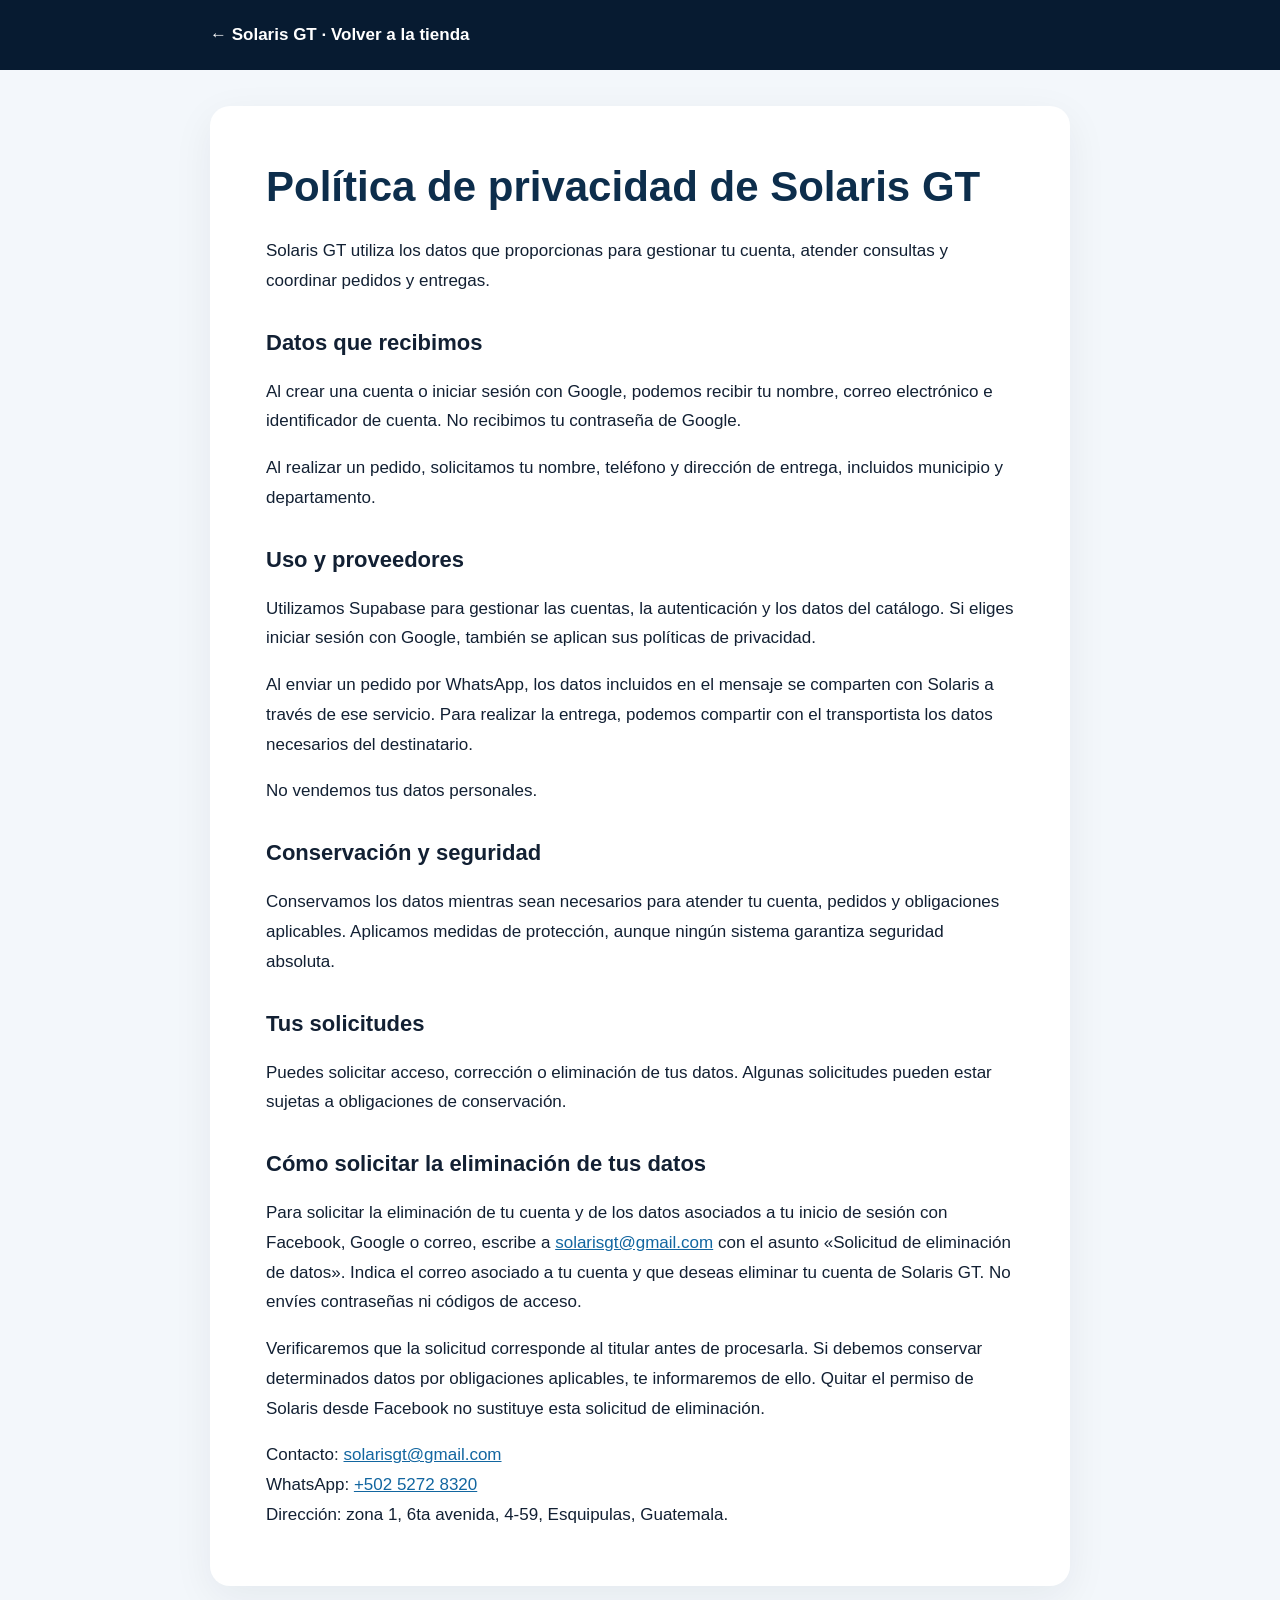
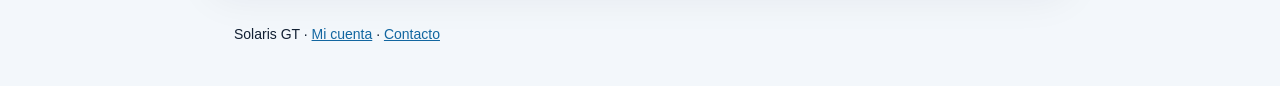
<file: privacidad.html>
<!doctype html>
<html lang="es">
<head>
  <meta charset="utf-8">
  <meta name="viewport" content="width=device-width, initial-scale=1">
  <title>Política de privacidad · Solaris GT</title>
  <meta name="description" content="Cómo Solaris GT utiliza y protege los datos de sus clientes y usuarios.">
  <style>
    *{box-sizing:border-box}body{margin:0;background:#f3f7fb;color:#122033;font:17px/1.75 'Segoe UI',Arial,sans-serif}header{background:#071b31;padding:20px max(20px,calc((100% - 860px)/2));color:white}header a{color:white;text-decoration:none;font-weight:700}main{max-width:860px;margin:36px auto;padding:clamp(24px,5vw,56px);background:white;border-radius:20px;box-shadow:0 12px 40px #071b3110}h1{font-size:clamp(28px,6vw,42px);line-height:1.2;margin:0 0 24px;color:#0d2e4c}h2{font-size:22px;line-height:1.4;margin-top:32px}a{color:#1266a0;overflow-wrap:anywhere}address{font-style:normal}footer{max-width:860px;margin:24px auto 40px;padding:0 24px;font-size:14px}@media(max-width:600px){main{margin:16px 12px;border-radius:14px}body{font-size:16px}}
  </style>
</head>
<body>
  <header><a href="./#inicio">← Solaris GT · Volver a la tienda</a></header>
  <main>
    <h1>Política de privacidad de Solaris GT</h1>
    <p>Solaris GT utiliza los datos que proporcionas para gestionar tu cuenta, atender consultas y coordinar pedidos y entregas.</p>
    <h2>Datos que recibimos</h2>
    <p>Al crear una cuenta o iniciar sesión con Google, podemos recibir tu nombre, correo electrónico e identificador de cuenta. No recibimos tu contraseña de Google.</p>
    <p>Al realizar un pedido, solicitamos tu nombre, teléfono y dirección de entrega, incluidos municipio y departamento.</p>
    <h2>Uso y proveedores</h2>
    <p>Utilizamos Supabase para gestionar las cuentas, la autenticación y los datos del catálogo. Si eliges iniciar sesión con Google, también se aplican sus políticas de privacidad.</p>
    <p>Al enviar un pedido por WhatsApp, los datos incluidos en el mensaje se comparten con Solaris a través de ese servicio. Para realizar la entrega, podemos compartir con el transportista los datos necesarios del destinatario.</p>
    <p>No vendemos tus datos personales.</p>
    <h2>Conservación y seguridad</h2>
    <p>Conservamos los datos mientras sean necesarios para atender tu cuenta, pedidos y obligaciones aplicables. Aplicamos medidas de protección, aunque ningún sistema garantiza seguridad absoluta.</p>
    <h2>Tus solicitudes</h2>
    <p>Puedes solicitar acceso, corrección o eliminación de tus datos. Algunas solicitudes pueden estar sujetas a obligaciones de conservación.</p>
    <h2 id="eliminacion">Cómo solicitar la eliminación de tus datos</h2>
    <p>Para solicitar la eliminación de tu cuenta y de los datos asociados a tu inicio de sesión con Facebook, Google o correo, escribe a <a href="mailto:solarisgt@gmail.com?subject=Solicitud%20de%20eliminaci%C3%B3n%20de%20datos">solarisgt@gmail.com</a> con el asunto «Solicitud de eliminación de datos». Indica el correo asociado a tu cuenta y que deseas eliminar tu cuenta de Solaris GT. No envíes contraseñas ni códigos de acceso.</p>
    <p>Verificaremos que la solicitud corresponde al titular antes de procesarla. Si debemos conservar determinados datos por obligaciones aplicables, te informaremos de ello. Quitar el permiso de Solaris desde Facebook no sustituye esta solicitud de eliminación.</p>
    <address>Contacto: <a href="mailto:solarisgt@gmail.com">solarisgt@gmail.com</a><br>WhatsApp: <a href="https://wa.me/50252728320">+502 5272 8320</a><br>Dirección: zona 1, 6ta avenida, 4-59, Esquipulas, Guatemala.</address>
  </main>
  <footer>Solaris GT · <a href="./#cuenta">Mi cuenta</a> · <a href="./#contacto">Contacto</a></footer>
</body>
</html>
</file>
